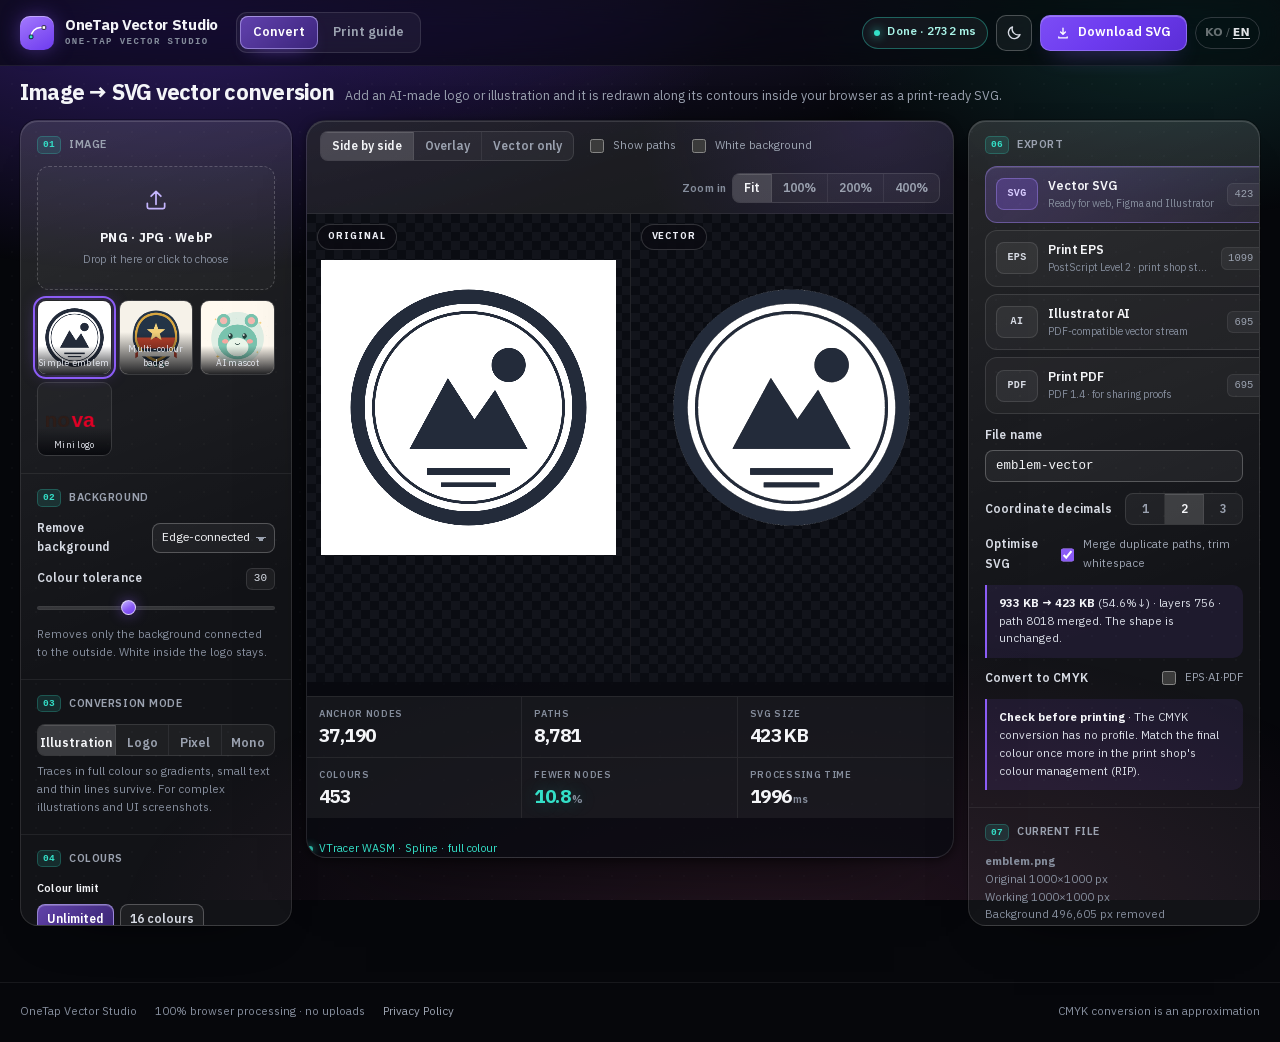
<file: index.html>
<!DOCTYPE html>
<html lang="ko" data-theme="dark">
<head>
<meta charset="utf-8" />
<meta name="viewport" content="width=device-width, initial-scale=1, viewport-fit=cover" />
<title>원탭 벡터 스튜디오 — AI 이미지를 인쇄용 SVG·EPS·AI로</title>
<meta name="description" content="ChatGPT·미드저니로 만든 로고·일러스트 PNG/JPG를 초정밀 벡터(SVG·EPS·PDF/AI)로 변환합니다. 배경 투명화, 색상 양자화, 베지어 곡선 피팅, 용량 최적화까지 브라우저에서 무료로." />
<meta name="theme-color" content="#06070B" />
<meta name="color-scheme" content="dark light" />
<meta property="og:title" content="원탭 벡터 스튜디오" />
<meta property="og:description" content="AI가 만든 로고를 인쇄용 벡터로. 클릭 몇 번이면 SVG·EPS·AI 완성." />
<meta property="og:type" content="website" />
<link rel="icon" href="favicon.svg" type="image/svg+xml" />
<link rel="stylesheet" href="tokens.css" />
<link rel="stylesheet" href="styles.css" />
</head>
<body>
<a class="skip" href="#main">본문으로 바로가기</a>

<header class="topbar">
  <div class="bar-in">
    <a class="brand" href="#main" aria-label="원탭 벡터 스튜디오 홈">
      <span class="mark" aria-hidden="true">
        <svg width="19" height="19" viewBox="0 0 24 24" fill="none">
          <path d="M4 17.5C4 11 9.4 5.6 15.6 5.6H20" stroke="#FFFFFF" stroke-width="2" stroke-linecap="round"/>
          <rect x="1.6" y="15.2" width="4.6" height="4.6" rx="1" fill="#34E0C8" stroke="#06070B" stroke-width="1"/>
          <rect x="17.8" y="3.4" width="4.6" height="4.6" rx="1" fill="#FFFFFF" stroke="#06070B" stroke-width="1"/>
        </svg>
      </span>
      <span class="brand-t">
        <strong>원탭 벡터 스튜디오</strong>
        <em>ONE-TAP VECTOR STUDIO</em>
      </span>
    </a>

    <nav class="tabs" role="tablist" aria-label="화면">
      <button class="tab is-on" role="tab" aria-selected="true" aria-controls="view-studio" data-tab="studio">변환</button>
      <button class="tab" role="tab" aria-selected="false" aria-controls="view-guide" data-tab="guide">인쇄 가이드</button>
    </nav>

    <div class="bar-actions">
      <span class="status" id="runState" aria-live="polite">대기</span>
      <button class="icon-btn" id="themeBtn" type="button" aria-label="라이트 모드로 전환" aria-pressed="false" title="다크/라이트 전환">
        <svg class="icon-moon" width="17" height="17" viewBox="0 0 20 20" aria-hidden="true"><path d="M16.5 12.4A7 7 0 0 1 7.6 3.5a7 7 0 1 0 8.9 8.9z" fill="none" stroke="currentColor" stroke-width="1.6" stroke-linejoin="round"/></svg>
        <svg class="icon-sun" width="17" height="17" viewBox="0 0 20 20" aria-hidden="true"><circle cx="10" cy="10" r="3.4" fill="none" stroke="currentColor" stroke-width="1.6"/><path d="M10 2v2.2M10 15.8V18M2 10h2.2M15.8 10H18M4.4 4.4l1.6 1.6M14 14l1.6 1.6M15.6 4.4L14 6M6 14l-1.6 1.6" stroke="currentColor" stroke-width="1.6" stroke-linecap="round"/></svg>
      </button>
      <button class="btn btn-primary" id="quickSvg" type="button">
        <svg width="14" height="14" viewBox="0 0 20 20" aria-hidden="true"><path d="M10 3v9m0 0l-3.4-3.4M10 12l3.4-3.4M4 15.6V17h12v-1.4" fill="none" stroke="currentColor" stroke-width="1.9" stroke-linecap="round" stroke-linejoin="round"/></svg>
        <span class="lbl">SVG 내려받기</span>
      </button>
    </div>
  </div>
</header>

<main id="main">

<!-- ══ 변환 ══════════════════════════════════════════════ -->
<section class="view is-on" id="view-studio" role="tabpanel" aria-label="변환 작업대">
  <div class="studio studio--titled">
    <header class="view-head">
      <h1>이미지 → SVG 벡터 변환</h1>
      <p>AI로 만든 로고·일러스트를 넣으면 브라우저 안에서 경로를 따라 다시 그려 인쇄용 SVG로 바꿉니다.</p>
    </header>

    <!-- 좌: 설정 -->
    <aside class="panel panel-in" aria-label="변환 설정">

      <section class="blk">
        <h2><span>01</span>이미지</h2>
        <div class="drop" id="drop" role="button" tabindex="0" aria-label="이미지 파일 선택">
          <svg width="26" height="26" viewBox="0 0 24 24" aria-hidden="true"><path d="M12 16V4m0 0L7.5 8.5M12 4l4.5 4.5" fill="none" stroke="currentColor" stroke-width="1.6" stroke-linecap="round" stroke-linejoin="round"/><path d="M4 15v3.5A1.5 1.5 0 0 0 5.5 20h13a1.5 1.5 0 0 0 1.5-1.5V15" fill="none" stroke="currentColor" stroke-width="1.6" stroke-linecap="round"/></svg>
          <strong>PNG · JPG · WebP</strong>
          <small>끌어다 놓거나 눌러서 선택</small>
        </div>
        <input type="file" id="fileInput" accept="image/png,image/jpeg,image/webp,image/gif,image/bmp" aria-label="변환할 이미지 파일 선택" hidden />
        <div class="samples" id="samples" role="group" aria-label="내장 샘플"></div>
      </section>

      <section class="blk">
        <h2><span>02</span>배경</h2>
        <div class="row">
          <span class="lab">배경 투명화</span>
          <select id="bgMode" aria-label="배경 투명화 방식">
            <option value="edges">가장자리 연결</option>
            <option value="corners">네 모서리</option>
            <option value="none">사용 안 함</option>
          </select>
        </div>
        <div class="row"><span class="lab">색 허용 범위</span><span class="val" id="bgTolVal">30</span></div>
        <input type="range" id="bgTol" min="0" max="80" step="2" value="30" aria-label="배경 색 허용 범위" />
        <p class="hint">바깥에서 이어진 배경만 지웁니다. 로고 안쪽 흰색은 그대로 남습니다.</p>
      </section>

      <section class="blk">
        <h2><span>03</span>변환 모드</h2>
        <div class="seg seg-wide mode-seg" id="presetSeg" role="group" aria-label="변환 모드">
          <button type="button" data-preset="illustration" class="is-on">일러스트</button>
          <button type="button" data-preset="logo">로고</button>
          <button type="button" data-preset="pixel">픽셀</button>
          <button type="button" data-preset="mono">흑백</button>
        </div>
        <p class="hint" id="presetHint" style="margin:7px 0 0">풀컬러로 따서 그라데이션·작은 글씨·선을 살립니다. 복잡한 일러스트·UI 스크린샷에.</p>
      </section>

      <section class="blk">
        <h2><span>04</span>색상</h2>
        <p class="chips-label" id="colorChipsLabel">색 수 상한</p>
        <div class="chips" id="colorChips" role="group" aria-label="색 수">
          <button class="chip is-on" data-colors="0">무제한</button>
          <button class="chip" data-colors="16">16색</button>
          <button class="chip" data-colors="32">32색</button>
          <button class="chip" data-colors="64">64색</button>
          <button class="chip" data-colors="128">128색</button>
          <button class="chip" data-colors="256">256색</button>
        </div>
        <div id="cpBlock">
          <div class="row" style="margin-top:12px"><span class="lab">색 정밀도</span><span class="val" id="cpVal">8</span></div>
          <input type="range" id="colorPrecision" min="2" max="8" step="1" value="8" aria-label="색 정밀도" />
          <p class="hint">높을수록 미세한 색 차이·그라데이션을 살립니다. 8 = 풀컬러.</p>
          <div class="row"><span class="lab">색 단계</span><span class="val" id="ldVal">8</span></div>
          <input type="range" id="layerDiff" min="0" max="64" step="2" value="8" aria-label="색 단계" />
          <p class="hint">비슷한 색을 어디까지 구분할지. 높이면 가볍고, 낮추면 부드럽습니다.</p>
        </div>
        <div class="swatches" id="palette" aria-label="추출된 팔레트"></div>
      </section>

      <section class="blk">
        <h2><span>05</span>디테일 · 정리</h2>
        <div class="row"><span class="lab">잡티 제거</span><span class="val" id="speckleVal">0</span></div>
        <input type="range" id="speckle" min="0" max="24" step="1" value="0" aria-label="잡티 제거" />
        <div class="row"><span class="lab">곡선 단순화</span><span class="val" id="simplifyVal">0.5</span></div>
        <input type="range" id="simplify" min="0" max="3" step="0.1" value="0.5" aria-label="곡선 단순화" />
        <p class="hint" id="simplifyHint">왼쪽은 초정밀, 오른쪽은 가벼움.</p>
        <div class="row"><span class="lab">잡음 제거</span><span class="val" id="denoiseVal">0.8</span></div>
        <input type="range" id="denoise" min="0" max="3" step="0.1" value="0.8" aria-label="잡음 제거" />
        <p class="hint">JPEG 잡티와 색 번짐을 지운 뒤 따서 선이 깨끗해집니다.</p>

        <details class="adv" id="advBox">
          <summary>고급 옵션</summary>
          <div class="row" style="margin-top:10px">
            <span class="lab">경로 모양</span>
          </div>
          <div class="seg seg-wide" id="pathMode" role="group" aria-label="경로 모양">
            <button type="button" data-mode="spline" class="is-on">곡선</button>
            <button type="button" data-mode="polygon">직선</button>
            <button type="button" data-mode="pixel">픽셀</button>
          </div>
          <div class="row"><span class="lab">코너 임계</span><span class="val" id="cornerVal">60°</span></div>
          <input type="range" id="corner" min="0" max="180" step="5" value="60" aria-label="코너 임계" />
          <div class="row"><span class="lab">선 길이</span><span class="val" id="lengthVal">1.6</span></div>
          <input type="range" id="lengthTh" min="0.5" max="8" step="0.1" value="1.6" aria-label="선 길이 임계" />
          <div class="row">
            <span class="lab">작업 해상도</span>
            <select id="maxSide" aria-label="작업 해상도">
              <option value="1600">1600 px</option>
              <option value="1200" selected>1200 px</option>
              <option value="900">900 px</option>
              <option value="700">700 px</option>
            </select>
          </div>
          <div class="opt-row">
            <span class="lab">흑백 자동 기준</span>
            <label class="toggle"><input type="checkbox" id="adaptive" checked /> 밝기 적응</label>
          </div>
        </details>
      </section>
    </aside>

    <!-- 중앙: 비교 -->
    <section class="stage" aria-label="원본과 벡터 비교">
      <div class="progress" id="progress"></div>
      <div class="stage-bar">
        <div class="seg-sm" id="viewMode" role="group" aria-label="보기 방식">
          <button data-mode="side" class="is-on">나란히</button>
          <button data-mode="overlay">겹쳐보기</button>
          <button data-mode="vector">벡터만</button>
        </div>
        <label class="toggle"><input type="checkbox" id="showPaths" /> 경로 보기</label>
        <label class="toggle"><input type="checkbox" id="plainBg" /> 흰 배경</label>
        <div class="zoom" role="group" aria-label="확대">
          <span class="lab">확대</span>
          <div class="seg-sm" id="zoomBtns">
            <button data-zoom="fit" class="is-on">맞춤</button>
            <button data-zoom="1">100%</button>
            <button data-zoom="2">200%</button>
            <button data-zoom="4">400%</button>
          </div>
        </div>
      </div>

      <div class="compare" id="compare">
        <div class="pane" id="paneOrig">
          <span class="pane-tag">원본</span>
          <div class="zoombox" id="zoomOrig"><canvas id="origCanvas"></canvas><div class="overlay" id="overlayLayer"></div></div>
        </div>
        <div class="pane" id="paneVec">
          <span class="pane-tag">벡터</span>
          <div class="zoombox" id="zoomVec"><div id="vecHolder"></div></div>
        </div>
        <div class="empty" id="emptyState">
          <div>
            <span class="empty-ico" aria-hidden="true">
              <svg width="22" height="22" viewBox="0 0 24 24" fill="none"><path d="M12 16.5V4.5m0 0L7 9.5m5-5l5 5" stroke="#FFFFFF" stroke-width="1.9" stroke-linecap="round" stroke-linejoin="round"/><path d="M4 15.5v3A1.5 1.5 0 0 0 5.5 20h13a1.5 1.5 0 0 0 1.5-1.5v-3" stroke="#FFFFFF" stroke-width="1.9" stroke-linecap="round"/></svg>
            </span>
            <h3>이미지를 놓아 주세요</h3>
            <p>AI로 만든 로고나 일러스트를 넣으면, 오른쪽에 같은 그림의 벡터가 그 자리에서 만들어집니다.</p>
          </div>
        </div>
      </div>

      <dl class="stats" id="stats">
        <div class="stat"><dt>앵커 노드</dt><dd id="stAnchors">–</dd></div>
        <div class="stat"><dt>패스</dt><dd id="stPaths">–</dd></div>
        <div class="stat"><dt>SVG 용량</dt><dd id="stSize">–</dd></div>
        <div class="stat"><dt>색상</dt><dd id="stColors">–</dd></div>
        <div class="stat is-accent"><dt>노드 감소</dt><dd id="stReduction">–</dd></div>
        <div class="stat"><dt>처리 시간</dt><dd id="stTime">–</dd></div>
      </dl>
      <p class="engine-badge" id="engineBadge">엔진 준비 중…</p>
    </section>

    <!-- 우: 내보내기 -->
    <aside class="panel panel-out" aria-label="내보내기">
      <section class="blk">
        <h2><span>06</span>내보내기</h2>
        <div class="fmts" id="fmts">
          <button class="fmt is-primary" data-fmt="svg" type="button">
            <span class="tag">SVG</span>
            <span class="m"><b>벡터 SVG</b><span>웹·피그마·일러스트 즉시 사용</span></span>
            <span class="sz" data-size="svg">–</span>
          </button>
          <button class="fmt" data-fmt="eps" type="button">
            <span class="tag">EPS</span>
            <span class="m"><b>인쇄용 EPS</b><span>PostScript Level 2 · 인쇄소 표준</span></span>
            <span class="sz" data-size="eps">–</span>
          </button>
          <button class="fmt" data-fmt="ai" type="button">
            <span class="tag">AI</span>
            <span class="m"><b>일러스트레이터 AI</b><span>PDF 호환 벡터 스트림</span></span>
            <span class="sz" data-size="ai">–</span>
          </button>
          <button class="fmt" data-fmt="pdf" type="button">
            <span class="tag">PDF</span>
            <span class="m"><b>인쇄용 PDF</b><span>PDF 1.4 · 시안 공유용</span></span>
            <span class="sz" data-size="pdf">–</span>
          </button>
        </div>

        <div class="row" style="margin-top:12px"><span class="lab">파일 이름</span></div>
        <input type="text" id="fileName" value="my-logo" spellcheck="false" aria-label="파일 이름" />

        <div class="row">
          <span class="lab">좌표 소수점</span>
          <div class="seg" id="digitSeg" style="width:118px">
            <button data-digits="1">1</button>
            <button data-digits="2" class="is-on">2</button>
            <button data-digits="3">3</button>
          </div>
        </div>
        <div class="opt-row">
          <span class="lab">SVG 경량화</span>
          <label class="toggle"><input type="checkbox" id="optSvg" checked /> 중복 path·공백 정리</label>
        </div>
        <p class="note" id="optSvgNote">같은 색 레이어를 합치고 그룹 래퍼·빈 좌표를 지웁니다. 모양은 그대로 두고 용량만 줄입니다.</p>
        <div class="opt-row">
          <span class="lab">CMYK로 변환</span>
          <label class="toggle"><input type="checkbox" id="cmyk" /> EPS·AI·PDF</label>
        </div>
        <p class="note"><b>인쇄 전 확인</b> · CMYK는 프로파일 없는 단순 변환입니다. 최종 인쇄는 인쇄소의 색 관리(RIP)에서 한 번 더 맞추세요.</p>
      </section>

      <section class="blk">
        <h2><span>07</span>현재 파일</h2>
        <div id="fileInfo" class="hint">아직 이미지가 없습니다.</div>
        <div class="swatches" id="palette2" style="margin-top:10px"></div>
        <p class="hint" style="margin-top:10px" id="bgInfo"></p>
      </section>
    </aside>
  </div>
</section>

<!-- ══ 가이드 ═══════════════════════════════════════════ -->
<section class="view" id="view-guide" role="tabpanel" aria-label="인쇄 가이드">
  <article class="guide">
    <header class="guide-head">
      <div class="kick">PRINT GUIDE</div>
      <h1>AI 이미지를 인쇄소에 넘기기 전에</h1>
      <p>화면에서 예쁘게 보이는 PNG와, 인쇄기가 300dpi로 찍어내는 벡터는 다릅니다. 이 도구가 무엇을 만들어 주고, 무엇은 인쇄소에서 마무리해야 하는지 정리했습니다.</p>
    </header>

    <h2>1 · 이 도구가 하는 일</h2>
    <p>래스터(PNG·JPG)를 <b>색 영역별 윤곽선</b>으로 바꾸고, 그 윤곽선을 <b>3차 베지어 곡선</b>으로 다시 그립니다. 결과는 픽셀이 아니라 수학이라, 명함이든 현수막이든 확대해도 계단이 생기지 않습니다.</p>
    <p class="hint" style="margin-top:8px">윤곽 추적과 색 클러스터링은 GitHub에서 가장 평판이 높은 오픈소스 벡터화 엔진 <b>VTracer</b>(visioncortex, ★7.6k, MIT OR Apache-2.0)의 WebAssembly 빌드가 맡습니다. 색을 몇 색으로 깎지 않고 <b>풀컬러 그대로</b> 딸 수 있어 그라데이션과 작은 글씨도 살아납니다. 엔진은 브라우저 안에서만 돌고 외부로 아무것도 보내지 않습니다.</p>
    <table class="tbl">
      <thead><tr><th>단계</th><th>내용</th></tr></thead>
      <tbody>
        <tr><td>배경</td><td>바깥에서 이어진 배경색만 투명으로. 안쪽 흰색은 보존.</td></tr>
        <tr><td>잡음 제거</td><td>가우시안 블러로 JPEG 잡티·색 번짐을 지운 뒤 추적.</td></tr>
        <tr><td>색상</td><td>일러스트는 VTracer 풀컬러 클러스터링, 로고는 Median-Cut+K-means 팔레트.</td></tr>
        <tr><td>잡티</td><td>지정 면적보다 작은 색 섬을 지우거나 주변색에 흡수.</td></tr>
        <tr><td>윤곽</td><td>색 영역 경계 → 계층 추적 → 3차 베지어.</td></tr>
        <tr><td>정리</td><td>곡선 단순화 + 좌표 반올림 + 색상별 패스 병합.</td></tr>
      </tbody>
    </table>
    <p class="hint" style="margin-top:8px"><b>모드는 네 가지</b> — <b>일러스트</b>(풀컬러, 그라데이션·글씨 보존) · <b>로고</b>(팔레트 6색, 잉크처럼 깔끔) · <b>픽셀</b>(픽셀 격자 그대로) · <b>흑백</b>(밝기로 실루엣만).</p>

    <h2>2 · 포맷별 차이</h2>
    <table class="tbl">
      <thead><tr><th>포맷</th><th>쓰는 곳</th></tr></thead>
      <tbody>
        <tr><td>SVG</td><td>웹, 피그마, 일러스트레이터, 커팅기(레이저·플로터). 외부 참조 없는 단일 파일.</td></tr>
        <tr><td>EPS</td><td>인쇄소가 가장 편하게 받는 벡터. PostScript Level 2, BoundingBox 포함.</td></tr>
        <tr><td>AI</td><td>Adobe Illustrator에서 여는 파일. <b>PDF 호환 벡터 스트림</b> 방식이라 일러스트레이터에서 그대로 열리고 편집됩니다.</td></tr>
        <tr><td>PDF</td><td>시안 공유·교정용. PDF 1.4, 텍스트 없이 순수 벡터만.</td></tr>
      </tbody>
    </table>
    <p class="hint">AI 파일은 별도 전용 포맷이 아니라, 일러스트레이터가 읽을 수 있는 PDF 벡터 스트림을 <code>.ai</code> 확장자로 저장한 것입니다. 일러스트레이터에서 열면 일반 벡터 오브젝트로 인식됩니다.</p>

    <h2>3 · 좋은 결과를 얻는 순서</h2>
    <ol>
      <li><b>원본은 크게</b> — 1000px 이상으로 넣을수록 윤곽이 정확합니다. 작은 로고(100px 안팎)는 <b>로고</b> 모드가 자동으로 2~8배 슈퍼샘플링해 따냅니다.</li>
      <li><b>모드부터 고르기</b> — 복잡한 일러스트·UI·사진은 <b>일러스트</b>, 평면 로고는 <b>로고</b>. 로고 모드는 팔레트를 6색으로 정리해 잉크처럼 깔끔합니다.</li>
      <li><b>배경을 먼저 지우기</b> — 배경이 남아 있으면 그 사각형까지 하나의 도형이 되어 용량을 잡아먹습니다.</li>
      <li><b>잡음 제거를 올려서 정리</b> — JPEG로 저장한 이미지는 잡티가 많습니다. 1~2px면 글씨는 살고 얼룩만 사라집니다.</li>
      <li><b>곡선 단순화는 마지막에</b> — 200%로 확대해 원본과 비교하며, 눈에 띄지 않는 가장 큰 값에서 멈춥니다.</li>
    </ol>

    <h2>4 · 인쇄 전 체크리스트</h2>
    <ul>
      <li><b>CMYK</b> — 화면의 RGB 빨강은 인쇄에서 탁해집니다. 이 도구의 CMYK 변환은 근사치이므로, 최종 색은 인쇄소 색 관리에서 확인하세요.</li>
      <li><b>최소 선 굵기</b> — 0.25pt 이하 얇은 선은 인쇄에서 사라질 수 있습니다.</li>
      <li><b>여백</b> — 재단선 기준 3mm 이상 안쪽으로.</li>
      <li><b>검정</b> — 큰 면적은 K100, 작은 글자는 K100이 안전합니다. 4색 검정은 번짐 위험.</li>
      <li><b>투명도</b> — 이 도구는 반투명을 쓰지 않고 색을 나눠 칠합니다. RIP에서 투명도 평탄화 문제가 생기지 않습니다.</li>
    </ul>

    <h2>5 · 이런 경우엔 결과가 다릅니다</h2>
    <ul>
      <li><b>사진</b> — 사진은 벡터화해도 사진처럼 보이지 않습니다. 색면 일러스트로 바뀝니다.</li>
      <li><b>그라데이션</b> — 일러스트 모드는 색 단계(기본 8)로 근사합니다. 색 단계를 낮추면 더 부드럽고, 올리면 가벼워집니다.</li>
      <li><b>아주 작은 글자</b> — 로고 모드는 90×41px 같은 로고 글자도 읽히게 살립니다. 다만 6px 이하 획은 원본에 정보가 없으므로 일러스트레이터에서 다시 입력하는 편이 좋습니다.</li>
      <li><b>반투명 그림자</b> — 불투명 색면으로 바뀝니다.</li>
    </ul>

    <h2>6 · 개인정보</h2>
    <p>이미지는 <b>브라우저 안에서만</b> 처리됩니다. 서버로 전송되지 않고, 어디에도 저장되지 않습니다. 탭을 닫으면 사라집니다. 자세한 내용은 <a href="privacy.html">개인정보 처리방침</a>을 보세요.</p>
  </article>
</section>

</main>

<footer class="foot">
  <span>원탭 벡터 스튜디오</span>
  <span>100% 브라우저 처리 · 서버 전송 없음</span>
  <a href="privacy.html">개인정보 처리방침</a>
  <span style="margin-left:auto">CMYK 변환은 근사치입니다</span>
</footer>

<div class="toast" id="toast" role="status" aria-live="polite"></div>

<script src="core.js"></script>
<script src="optimize.js"></script>
<script src="precision.js"></script>
<script src="samples.js"></script>
<script src="app.js"></script>
<script src="i18n.js"></script>
</body>
</html>
</file>
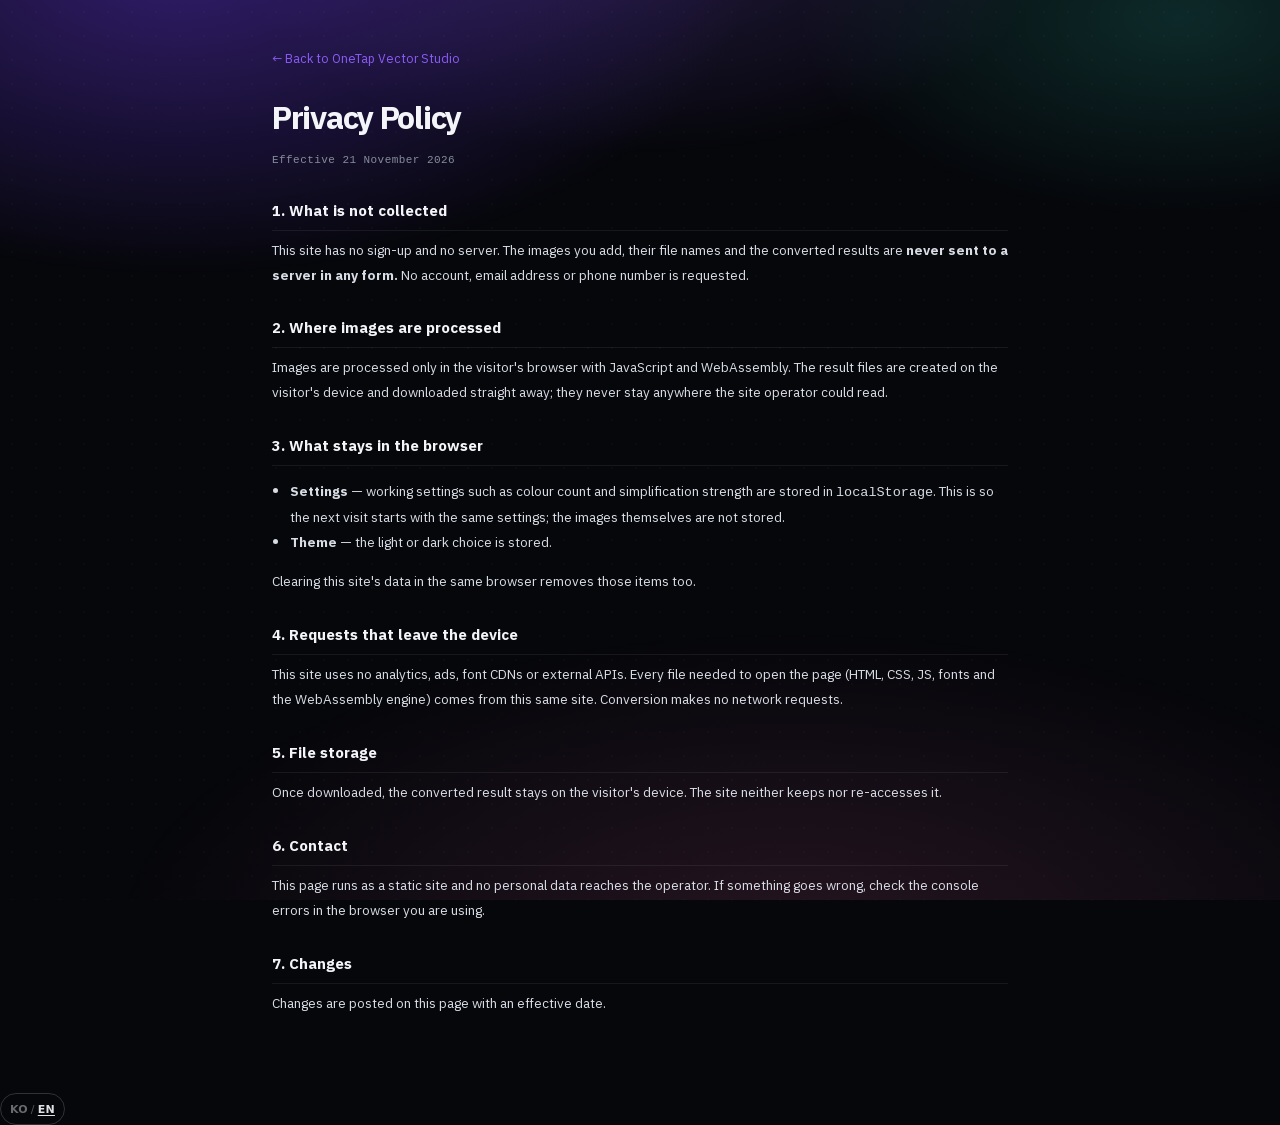
<file: privacy.html>
<!DOCTYPE html>
<html lang="ko" data-theme="dark">
<head>
<meta charset="utf-8" />
<meta name="viewport" content="width=device-width, initial-scale=1" />
<meta name="color-scheme" content="dark light" />
<title>개인정보 처리방침 — 원탭 벡터 스튜디오</title>
<meta name="description" content="원탭 벡터 스튜디오는 이미지를 서버로 보내지 않습니다. 브라우저 안에서만 처리하고 아무것도 저장하지 않습니다." />
<meta name="theme-color" content="#06070B" />
<link rel="icon" href="favicon.svg" type="image/svg+xml" />
<link rel="stylesheet" href="tokens.css" />
<link rel="stylesheet" href="styles.css" />
<style>
  .doc { max-width: 780px; margin: 0 auto; padding: 48px 22px 76px; }
  .doc h1 { font-size: 32px; font-weight: 800; letter-spacing: -.04em; margin-bottom: 6px; }
  .doc .date { font-family: var(--mono); color: var(--ink-4); font-size: 11px; letter-spacing: .04em; margin-bottom: 28px; }
  .doc h2 { font-size: 15px; font-weight: 700; margin: 28px 0 8px; padding-bottom: 7px; border-bottom: 1px solid var(--hairline); }
  .doc p, .doc li { font-size: 13.5px; color: var(--ink-2); line-height: 1.85; }
  .doc ul { padding-left: 18px; }
  .doc a { color: var(--accent); }
  .back { display: inline-block; margin-bottom: 24px; font-size: 12.5px; color: var(--accent-text); }
</style>
</head>
<body>
<main class="doc">
  <a class="back" href="index.html">← 원탭 벡터 스튜디오로</a>
  <h1>개인정보 처리방침</h1>
  <p class="date">시행일 2026년 11월 21일</p>

  <h2>1. 수집하지 않는 것</h2>
  <p>이 사이트는 회원가입이 없고, 서버가 없습니다. 업로드한 이미지, 파일 이름, 변환 결과는 <b>어떤 형태로도 서버로 전송되지 않습니다.</b> 계정, 이메일, 전화번호를 요구하지 않습니다.</p>

  <h2>2. 이미지 처리 위치</h2>
  <p>이미지는 방문자의 브라우저(기기) 안에서 자바스크립트와 WebAssembly로만 처리됩니다. 변환 결과 파일은 방문자의 기기에서 직접 생성되어 바로 내려받아지며, 사이트 운영자가 열람할 수 있는 곳에 남지 않습니다.</p>

  <h2>3. 브라우저에 남는 것</h2>
  <ul>
    <li><b>설정값</b> — 색상 수, 단순화 강도 같은 작업 설정을 <code>localStorage</code>에 저장합니다. 다음 방문 때 같은 설정으로 시작하기 위해서이며, 이미지 자체는 저장하지 않습니다.</li>
    <li><b>테마</b> — 라이트/다크 선택을 저장합니다.</li>
  </ul>
  <p>같은 브라우저의 사이트 데이터를 지우면 위 항목도 함께 사라집니다.</p>

  <h2>4. 외부로 나가는 요청</h2>
  <p>이 사이트는 분석 도구, 광고, 폰트 CDN, 외부 API를 쓰지 않습니다. 페이지를 여는 데 필요한 파일(HTML·CSS·JS·폰트·WebAssembly 엔진)은 모두 같은 사이트에서만 받아옵니다. 변환 과정에서 네트워크 요청은 발생하지 않습니다.</p>

  <h2>5. 파일 보관</h2>
  <p>변환 결과는 내려받은 뒤 방문자의 기기에 파일로 남습니다. 사이트는 그 파일을 보관하지도, 다시 접근하지도 않습니다.</p>

  <h2>6. 문의</h2>
  <p>이 페이지는 정적 사이트로 운영되며, 운영자에게 전달되는 개인정보가 없습니다. 사이트 이용 중 문제가 있으면 사용 중인 브라우저의 콘솔 오류를 확인해 주세요.</p>

  <h2>7. 변경</h2>
  <p>내용이 바뀌면 이 페이지에 시행일과 함께 게시합니다.</p>
</main>
<script src="i18n.js"></script>
</body>
</html>
</file>
<file: tokens.css>
/* ============================================================
   tokens.css · C안 Dark Glass Studio
   캔버스 #06070B · 글래스 rgba(255,255,255,.05) + 1px 보더 .11
   포인트: 바이올렛 #8B5CF6 (상태·액션) · 민트 #34E0C8 (성공·수치)
   prefers-reduced-transparency 폴백: 불투명 #14151B
   ============================================================ */

:root {
  /* ── canvas ───────────────────────────────────────────── */
  --pm-canvas: #06070B;          /* 60% — 화면 바닥 */
  --pm-canvas-2: #0A0C12;        /* 캔버스 안쪽(비교 패널) */
  --pm-canvas-3: #0E1016;
  --pm-opaque: #14151B;          /* 투명도 줄이기 폴백 */

  /* ── glass (30%) ──────────────────────────────────────── */
  --pm-glass: rgba(255, 255, 255, .05);
  --pm-glass-2: rgba(255, 255, 255, .085);
  --pm-glass-3: rgba(255, 255, 255, .13);
  --pm-edge: rgba(255, 255, 255, .11);   /* 1px 보더 */
  --pm-edge-2: rgba(255, 255, 255, .2);
  --pm-hairline: rgba(255, 255, 255, .07);
  --pm-blur: 18px;

  /* ── ink ──────────────────────────────────────────────── */
  --pm-ink: #F4F5F8;
  --pm-ink-2: #D8DCE5;
  --pm-sub: #9BA2B0;
  --pm-sub-2: #7E8797;

  /* ── accent (10%) ─────────────────────────────────────── */
  --pm-violet: #8B5CF6;          /* 상태·액션 */
  --pm-violet-deep: #6D3BEF;
  --pm-violet-lift: #A47BFF;
  --pm-violet-ink: #C4B5FD;
  --pm-teal: #34E0C8;            /* 성공·수치 */
  --pm-pink: #F472B6;
  --pm-warn: #FBBF24;
  --pm-danger: #FB7185;

  /* ── type ─────────────────────────────────────────────── */
  --pm-font-sans: 'PlexKR', -apple-system, BlinkMacSystemFont, 'Segoe UI', 'Apple SD Gothic Neo', 'Malgun Gothic', sans-serif;
  --pm-font-mono: ui-monospace, SFMono-Regular, 'SF Mono', Menlo, Consolas, monospace;
  --pm-text-micro: 10px;
  --pm-text-caption: 11.5px;
  --pm-text-body: 13.5px;
  --pm-text-lead: 15px;
  --pm-text-h1: 58px;

  /* ── shape · space ────────────────────────────────────── */
  --pm-radius-sm: 8px;
  --pm-radius: 12px;
  --pm-radius-lg: 16px;
  --pm-radius-xl: 20px;
  --pm-radius-pill: 999px;
  --pm-space-1: 4px;
  --pm-space-2: 8px;
  --pm-space-3: 12px;
  --pm-space-4: 16px;
  --pm-space-5: 24px;
  --pm-space-6: 32px;
  --pm-space-7: 48px;
  --pm-shadow-card: 0 24px 60px -46px #000, inset 0 1px 0 rgba(255, 255, 255, .10);
  --pm-shadow-pop: 0 30px 70px -40px #000, inset 0 1px 0 rgba(255, 255, 255, .18);
}

/* 호환용 별칭 — 예전 이름을 쓰는 화면·문서가 있어도 깨지지 않게 */
:root {
  --pm-bg: var(--pm-canvas);
  --pm-surface: var(--pm-glass);
  --pm-line: var(--pm-edge);
  --pm-accent: var(--pm-violet);
  --pm-accent-ink: #FFFFFF;
  --pm-accent-soft: rgba(139, 92, 246, .16);
  --pm-font-body: var(--pm-font-sans);
  --pm-font-display: var(--pm-font-sans);
  --pm-font-mono-stack: var(--pm-font-mono);
}

/* 불투명 폴백 — 투명도 줄이기 설정이거나 backdrop-filter가 없을 때 */
@media (prefers-reduced-transparency: reduce) {
  :root {
    --pm-glass: #14151B;
    --pm-glass-2: #191A22;
    --pm-glass-3: #20212B;
    --pm-edge: rgba(255, 255, 255, .16);
    --pm-edge-2: rgba(255, 255, 255, .24);
    --pm-blur: 0px;
  }
}

.pm-canvas { background: var(--pm-canvas); color: var(--pm-ink); }
.pm-glass   { background: var(--pm-glass); border: 1px solid var(--pm-edge); border-radius: var(--pm-radius-lg); }
.pm-kicker  { font-family: var(--pm-font-mono); font-size: var(--pm-text-micro); letter-spacing: .14em; text-transform: uppercase; color: var(--pm-sub); }
.pm-num     { font-variant-numeric: tabular-nums; letter-spacing: -.02em; }
.pm-accent  { color: var(--pm-violet-ink); }
.pm-ok      { color: var(--pm-teal); }
</file>
<file: styles.css>
/* ============================================================
   원탭 벡터 스튜디오 · styles.css
   C안 Dark Glass Studio 위에 얹은 인쇄 도구 UI.
   기본 = 다크 글래스. 라이트 모드는 [data-theme="light"] 선택 옵션.
   빌드 없음 · 외부 요청 없음(폰트는 로컬 woff2).
   ============================================================ */

@font-face {
  font-family: 'PlexKR';
  src: url('assets/fonts/plexkr-Regular.woff2') format('woff2');
  font-weight: 400; font-style: normal; font-display: swap;
}
@font-face {
  font-family: 'PlexKR';
  src: url('assets/fonts/plexkr-SemiBold.woff2') format('woff2');
  font-weight: 500 600; font-style: normal; font-display: swap;
}
@font-face {
  font-family: 'PlexKR';
  src: url('assets/fonts/plexkr-Bold.woff2') format('woff2');
  font-weight: 700 900; font-style: normal; font-display: swap;
}

/* ── 테마 값 ───────────────────────────────────────────── */
:root {
  color-scheme: dark;

  --font: var(--pm-font-sans);
  --mono: var(--pm-font-mono);

  --bg: #06070B;
  --bar-bg: rgba(6, 7, 11, .62);
  --stage-bg: rgba(10, 12, 18, .74);
  --panel-bg: rgba(255, 255, 255, .05);
  --panel-bg-2: rgba(255, 255, 255, .028);
  --glass: rgba(255, 255, 255, .05);
  --glass-2: rgba(255, 255, 255, .085);
  --glass-3: rgba(255, 255, 255, .13);
  --edge: rgba(255, 255, 255, .11);
  --edge-2: rgba(255, 255, 255, .2);
  --control-edge: rgba(255, 255, 255, .24);
  --hairline: rgba(255, 255, 255, .07);

  --ink: #F4F5F8;
  --ink-2: #D8DCE5;
  --ink-3: #9BA2B0;
  --ink-4: #858D9C;

  --accent: #8B5CF6;
  --accent-2: #6D3BEF;
  --accent-lift: #A47BFF;
  --accent-ink: #FFFFFF;
  --accent-soft: rgba(139, 92, 246, .16);
  --accent-text: #C4B5FD;

  --ok: #34E0C8;
  --ok-soft: rgba(52, 224, 200, .12);
  --warn: #FBBF24;
  --danger: #FB7185;

  --focus: #C4B5FD;
  --checker-a: #12141B;
  --checker-b: #0A0C12;
  --sheet: #FFFFFF;
  --tag-bg: rgba(10, 11, 17, .72);

  --shadow-1: 0 1px 2px rgba(0, 0, 0, .45);
  --shadow-2: 0 40px 90px -60px #000, 0 2px 10px rgba(0, 0, 0, .5);

  --glow-1: rgba(109, 59, 239, .42);
  --glow-2: rgba(52, 224, 200, .16);
  --glow-3: rgba(244, 114, 182, .13);
  --grid-dot: rgba(255, 255, 255, .055);

  --topbar-h: 66px;
}

html[data-theme="light"] {
  color-scheme: light;

  --bg: #F6F7FB;
  --bar-bg: rgba(255, 255, 255, .8);
  --stage-bg: #FFFFFF;
  --panel-bg: rgba(255, 255, 255, .82);
  --panel-bg-2: rgba(246, 247, 251, .9);
  --glass: rgba(255, 255, 255, .72);
  --glass-2: rgba(255, 255, 255, .92);
  --glass-3: rgba(12, 13, 15, .06);
  --edge: rgba(12, 13, 15, .1);
  --edge-2: rgba(12, 13, 15, .18);
  --control-edge: rgba(12, 13, 15, .22);
  --hairline: rgba(12, 13, 15, .07);

  --ink: #0C0D0F;
  --ink-2: #2B2E36;
  --ink-3: #555B6A;
  --ink-4: #6E7484;

  --accent: #6D3BEF;
  --accent-2: #5B2ED6;
  --accent-lift: #8B5CF6;
  --accent-ink: #FFFFFF;
  --accent-soft: rgba(109, 59, 239, .1);
  --accent-text: #5B2ED6;

  --ok: #0E8F80;
  --ok-soft: rgba(14, 143, 128, .1);
  --warn: #A16207;
  --danger: #BE123C;

  --focus: #6D3BEF;
  --checker-a: #E9ECF3;
  --checker-b: #FFFFFF;
  --sheet: #FFFFFF;
  --tag-bg: rgba(12, 13, 15, .78);

  --shadow-1: 0 1px 2px rgba(12, 13, 15, .06);
  --shadow-2: 0 30px 60px -46px rgba(12, 13, 15, .4), 0 2px 8px rgba(12, 13, 15, .05);

  --glow-1: rgba(109, 59, 239, .13);
  --glow-2: rgba(52, 224, 200, .12);
  --glow-3: rgba(244, 114, 182, .08);
  --grid-dot: rgba(12, 13, 15, .05);
}

/* 투명도 줄이기 폴백 — JS가 data-transparency="reduce"를 걸어 주고,
   미디어 질의가 지원되는 브라우저에서는 CSS만으로도 동작한다. */
:root[data-transparency="reduce"] {
  --glass: #14151B;
  --glass-2: #191A22;
  --glass-3: #20212B;
  --panel-bg: #14151B;
  --panel-bg-2: #101118;
  --stage-bg: #0E1016;
  --bar-bg: #0A0C12;
  --edge: rgba(255, 255, 255, .16);
  --edge-2: rgba(255, 255, 255, .24);
  --control-edge: rgba(255, 255, 255, .3);
}
html[data-theme="light"][data-transparency="reduce"] {
  --glass: #F1F3F8;
  --glass-2: #FFFFFF;
  --glass-3: #E7EAF1;
  --panel-bg: #FFFFFF;
  --panel-bg-2: #F7F8FC;
  --stage-bg: #FFFFFF;
  --bar-bg: #FFFFFF;
  --edge: rgba(12, 13, 15, .16);
  --edge-2: rgba(12, 13, 15, .24);
  --control-edge: rgba(12, 13, 15, .3);
}
:root[data-transparency="reduce"] .topbar,
:root[data-transparency="reduce"] .panel,
:root[data-transparency="reduce"] .stage,
:root[data-transparency="reduce"] .empty,
:root[data-transparency="reduce"] .toast,
:root[data-transparency="reduce"] .pane-tag,
:root[data-transparency="reduce"] .drop,
:root[data-transparency="reduce"] .fmt { backdrop-filter: none !important; }

@media (prefers-reduced-transparency: reduce) {
  :root {
    --glass: #14151B;
    --glass-2: #191A22;
    --glass-3: #20212B;
    --panel-bg: #14151B;
    --panel-bg-2: #101118;
    --stage-bg: #0E1016;
    --bar-bg: #0A0C12;
    --edge: rgba(255, 255, 255, .16);
    --edge-2: rgba(255, 255, 255, .24);
  }
  html[data-theme="light"] {
    --glass: #F1F3F8;
    --glass-2: #FFFFFF;
    --glass-3: #E7EAF1;
    --panel-bg: #FFFFFF;
    --panel-bg-2: #F7F8FC;
    --stage-bg: #FFFFFF;
    --bar-bg: #FFFFFF;
    --edge: rgba(12, 13, 15, .16);
    --edge-2: rgba(12, 13, 15, .24);
  }
  .topbar, .panel, .stage, .empty, .toast, .pane-tag, .drop, .fmt { backdrop-filter: none !important; }
}

/* ── 기본 ─────────────────────────────────────────────── */
* { box-sizing: border-box; }
html { -webkit-text-size-adjust: 100%; }
body {
  margin: 0;
  font-family: var(--font);
  font-size: 14px;
  line-height: 1.6;
  color: var(--ink);
  background: var(--bg);
  min-height: 100vh;
  isolation: isolate;
  overflow-x: hidden;
}
body::before {
  content: '';
  position: fixed;
  inset: 0;
  z-index: -2;
  pointer-events: none;
  background:
    radial-gradient(62% 48% at 14% -4%, var(--glow-1), transparent 72%),
    radial-gradient(44% 34% at 50% -8%, rgba(139, 92, 246, .22), transparent 74%),
    radial-gradient(40% 30% at 92% 2%, var(--glow-2), transparent 74%),
    radial-gradient(72% 46% at 62% 104%, var(--glow-3), transparent 74%);
}
body::after {
  content: '';
  position: fixed;
  inset: 0;
  z-index: -1;
  pointer-events: none;
  background-image: radial-gradient(var(--grid-dot) 1px, transparent 1px);
  background-size: 24px 24px;
  opacity: .4;
}
h1, h2, h3, p, figure { margin: 0; }
button, input, select { font: inherit; color: inherit; }
button { cursor: pointer; background: none; border: 0; }
a { color: var(--accent-text); text-decoration: none; }
a:hover { text-decoration: underline; text-underline-offset: 2px; }
:focus-visible { outline: 2px solid var(--focus); outline-offset: 2px; border-radius: 4px; }
::selection { background: rgba(139, 92, 246, .38); color: #fff; }
* { scrollbar-color: rgba(255, 255, 255, .18) transparent; }

.skip {
  position: absolute; left: -999px; top: 0; z-index: 100;
  background: var(--accent-2); color: #fff; padding: 10px 16px; border-radius: 0 0 10px 0;
}
.skip:focus { left: 8px; top: 8px; }

/* ── 상단 바 ───────────────────────────────────────────── */
.topbar {
  position: sticky; top: 0; z-index: 40;
  height: var(--topbar-h);
  background: var(--bar-bg);
  backdrop-filter: blur(18px) saturate(1.4);
  border-bottom: 1px solid var(--hairline);
}
.bar-in {
  max-width: 1760px; height: 100%; margin: 0 auto;
  padding: 0 20px;
  display: flex; align-items: center; gap: 18px;
}
.brand { display: flex; align-items: center; gap: 11px; color: inherit; flex: none; }
.brand:hover { text-decoration: none; }
.mark {
  width: 34px; height: 34px; flex: none; border-radius: 10px;
  display: grid; place-items: center;
  background: linear-gradient(150deg, #A47BFF 0%, #8B5CF6 45%, #6D3BEF 100%);
  box-shadow: 0 0 22px -4px rgba(139, 92, 246, .65), inset 0 1px 0 rgba(255, 255, 255, .38);
}
.mark svg { display: block; }
.brand-t { display: flex; flex-direction: column; line-height: 1.1; min-width: 0; }
.brand-t strong { font-size: 15px; font-weight: 700; letter-spacing: -.02em; }
.brand-t em {
  font-family: var(--mono); font-style: normal; font-size: 9px; letter-spacing: .16em;
  color: var(--ink-4); font-weight: 600; margin-top: 4px;
}

.tabs {
  display: flex; gap: 2px; flex: none;
  padding: 3px; border-radius: 11px;
  background: var(--glass); border: 1px solid var(--edge);
}
.tab {
  padding: 6px 13px; border-radius: 8px;
  font-size: 13px; font-weight: 600; color: var(--ink-3);
  transition: color .15s, background .15s, box-shadow .15s;
}
.tab:hover { color: var(--ink); }
.tab.is-on {
  color: #fff;
  background: linear-gradient(140deg, rgba(139, 92, 246, .62), rgba(109, 59, 239, .38));
  box-shadow: inset 0 0 0 1px rgba(196, 181, 253, .55), inset 0 1px 0 rgba(255, 255, 255, .2), 0 8px 20px -12px rgba(139, 92, 246, .95);
}
html[data-theme="light"] .tab.is-on { color: #fff; background: linear-gradient(140deg, #7C4DF5, #5B2ED6); }

.bar-actions { margin-left: auto; display: flex; align-items: center; gap: 8px; }
.status {
  display: inline-flex; align-items: center; gap: 7px;
  height: 32px; padding: 0 11px; border-radius: 999px;
  background: var(--glass); border: 1px solid var(--edge);
  font-size: 11.5px; font-weight: 500; color: var(--ink-3);
  font-variant-numeric: tabular-nums; letter-spacing: .01em;
  white-space: nowrap;
}
.status::before {
  content: ''; width: 6px; height: 6px; border-radius: 50%; flex: none;
  background: var(--ink-4);
}
.status.is-run { color: #E7DFFF; border-color: rgba(167, 139, 250, .42); }
.status.is-run::before {
  background: var(--accent-lift);
  box-shadow: 0 0 10px var(--accent);
  animation: breathe 1.1s ease-in-out infinite;
}
.status.is-done { color: #A9F4E8; border-color: rgba(52, 224, 200, .38); }
.status.is-done::before { background: var(--ok); box-shadow: 0 0 10px var(--ok); }
html[data-theme="light"] .status.is-run { color: #4B22C4; }
html[data-theme="light"] .status.is-done { color: #0B6B60; }
@keyframes breathe { 0%, 100% { opacity: 1; } 50% { opacity: .35; } }

.btn {
  display: inline-flex; align-items: center; gap: 8px;
  height: 36px; padding: 0 15px; border-radius: 10px;
  border: 1px solid var(--control-edge); background: var(--glass);
  font-size: 13px; font-weight: 600; color: var(--ink);
  transition: background .15s, border-color .15s, transform .1s, filter .15s;
}
.btn:hover { background: var(--glass-2); border-color: rgba(255, 255, 255, .3); text-decoration: none; }
.btn:active { transform: translateY(1px); }
.btn-primary {
  background: linear-gradient(140deg, #7C4DF5 0%, #6D3BEF 46%, #5B2ED6 100%);
  border-color: rgba(167, 139, 250, .55);
  color: #fff;
  box-shadow: 0 10px 26px -14px rgba(139, 92, 246, .95), inset 0 1px 0 rgba(255, 255, 255, .26);
}
.btn-primary:hover { filter: brightness(1.08); background: linear-gradient(140deg, #7C4DF5 0%, #6D3BEF 46%, #5B2ED6 100%); border-color: rgba(196, 181, 253, .7); }
.btn:disabled { opacity: .45; cursor: not-allowed; }
.btn-sm { height: 31px; padding: 0 12px; font-size: 12px; }
.icon-btn {
  width: 36px; height: 36px; border-radius: 10px; border: 1px solid var(--control-edge);
  display: grid; place-items: center; color: var(--ink-2); background: var(--glass);
  transition: background .15s, border-color .15s;
}
.icon-btn:hover { background: var(--glass-2); border-color: var(--edge-2); }
.icon-sun { display: none; }
html[data-theme="light"] .icon-sun { display: block; }
html[data-theme="light"] .icon-moon { display: none; }

/* ── 뷰 ───────────────────────────────────────────────── */
.view { display: none; }
.view.is-on { display: block; }
main { max-width: 1760px; margin: 0 auto; padding: 16px 20px 56px; }

/* ── 스튜디오 3단 ─────────────────────────────────────── */
.studio {
  display: grid;
  grid-template-columns: 298px minmax(0, 1fr) 322px;
  gap: 14px;
  align-items: start;
}
/* 화면 제목(h1) — 그리드 첫 줄을 다 쓰고, 아래 단은 그대로 둔다. */
.view-head {
  grid-column: 1 / -1;
  display: flex; align-items: baseline; gap: 10px; flex-wrap: wrap;
  margin: -2px 0 0;
}
.view-head h1 {
  font-size: clamp(18px, 2vw, 22px); font-weight: 700;
  letter-spacing: -.035em; line-height: 1.2; color: var(--ink);
}
.view-head p { font-size: 12.5px; line-height: 1.5; color: var(--ink-3); }
/* 제목 줄 높이만큼 스테이지 높이를 줄여 첫 화면 안에 들어오게 한다. */
.studio--titled .stage { height: calc(100vh - var(--topbar-h) - 96px); }
.panel {
  background-color: var(--panel-bg);
  background-image: linear-gradient(158deg, var(--glass-2), transparent 62%);
  border: 1px solid var(--edge);
  border-radius: 18px;
  box-shadow: 0 26px 60px -46px #000, 0 0 0 1px rgba(0, 0, 0, .28), inset 0 1px 0 rgba(255, 255, 255, .14);
}
.panel-in, .panel-out {
  position: sticky; top: calc(var(--topbar-h) + 14px);
  max-height: calc(100vh - var(--topbar-h) - 28px);
  overflow-y: auto;
  overscroll-behavior: contain;
  scrollbar-width: thin;
}
.blk { padding: 15px 16px 17px; border-bottom: 1px solid var(--hairline); }
.blk:last-child { border-bottom: 0; }
.blk h2 {
  display: flex; align-items: center; gap: 8px;
  font-size: 11px; letter-spacing: .05em; text-transform: uppercase;
  color: var(--ink-3); font-weight: 600; margin-bottom: 12px;
}
.blk h2 span {
  font-family: var(--mono); font-size: 9.5px; letter-spacing: .04em;
  color: var(--ok); padding: 2px 5px; border-radius: 5px;
  background: var(--ok-soft); border: 1px solid rgba(52, 224, 200, .24);
  line-height: 1.2;
}
.hint { font-size: 11.5px; color: var(--ink-4); line-height: 1.55; }
.hint em { font-style: normal; color: var(--ink-2); }

/* 업로드 */
.drop {
  border: 1px dashed var(--edge-2); border-radius: 12px;
  padding: 20px 12px; text-align: center;
  background: rgba(255, 255, 255, .025);
  transition: border-color .15s, background .15s, box-shadow .15s;
  cursor: pointer;
}
.drop:hover, .drop.is-over {
  border-color: rgba(167, 139, 250, .75);
  background: rgba(139, 92, 246, .1);
  box-shadow: 0 0 0 4px rgba(139, 92, 246, .09);
}
.drop svg { color: var(--accent-text); }
.drop strong { display: block; font-size: 12.5px; margin-top: 8px; letter-spacing: .02em; }
.drop small { display: block; font-size: 11px; color: var(--ink-4); margin-top: 3px; }
.samples { display: grid; grid-template-columns: repeat(3, 1fr); gap: 7px; margin-top: 10px; }
.sample {
  border: 1px solid var(--edge); border-radius: 9px; overflow: hidden;
  background: rgba(255, 255, 255, .03); padding: 0; position: relative; aspect-ratio: 1;
  transition: border-color .15s, box-shadow .15s;
}
.sample img, .sample canvas { width: 100%; height: 100%; display: block; object-fit: cover; }
.sample span {
  position: absolute; inset: auto 0 0 0; font-size: 9px; letter-spacing: .03em;
  background: linear-gradient(transparent, rgba(6, 7, 11, .88));
  color: #E5E8F0; padding: 10px 0 3px; text-align: center;
}
.sample:hover { border-color: var(--edge-2); }
.sample.is-on {
  outline: 2px solid var(--accent); outline-offset: 2px; border-color: transparent;
  box-shadow: 0 0 18px -4px rgba(139, 92, 246, .75);
}

/* 라벨 · 슬라이더 */
.row { display: flex; align-items: center; justify-content: space-between; gap: 10px; margin: 11px 0 5px; }
.row:first-child { margin-top: 0; }
.lab { font-size: 12px; color: var(--ink-2); font-weight: 500; letter-spacing: .01em; }
.val {
  font-family: var(--mono); font-size: 11px; color: var(--ink-2);
  background: var(--glass); border: 1px solid var(--edge);
  padding: 1px 7px; border-radius: 6px; font-variant-numeric: tabular-nums;
}
input[type="range"] {
  -webkit-appearance: none; appearance: none; width: 100%; height: 22px;
  background: none; margin: 2px 0 0;
}
input[type="range"]::-webkit-slider-runnable-track {
  height: 4px; background: rgba(255, 255, 255, .14); border-radius: 3px;
  box-shadow: inset 0 0 0 1px rgba(255, 255, 255, .04);
}
html[data-theme="light"] input[type="range"]::-webkit-slider-runnable-track {
  background: rgba(12, 13, 15, .14);
}
input[type="range"]::-moz-range-track { height: 4px; background: rgba(255, 255, 255, .14); border-radius: 3px; }
html[data-theme="light"] input[type="range"]::-moz-range-track { background: rgba(12, 13, 15, .14); }
input[type="range"]::-webkit-slider-thumb {
  -webkit-appearance: none; width: 15px; height: 15px; border-radius: 50%;
  background: linear-gradient(150deg, #C4B5FD, #8B5CF6 55%, #6D3BEF);
  border: 1px solid rgba(255, 255, 255, .65); margin-top: -6px;
  box-shadow: 0 0 14px -2px rgba(139, 92, 246, .9), 0 1px 3px rgba(0, 0, 0, .5);
  cursor: pointer;
}
input[type="range"]::-moz-range-thumb {
  width: 14px; height: 14px; border-radius: 50%;
  background: linear-gradient(150deg, #C4B5FD, #8B5CF6 55%, #6D3BEF);
  border: 1px solid rgba(255, 255, 255, .65);
  box-shadow: 0 0 14px -2px rgba(139, 92, 246, .9);
  cursor: pointer;
}
input[type="range"]:focus-visible { outline: 2px solid var(--focus); outline-offset: 4px; }

.chips { display: flex; flex-wrap: wrap; gap: 6px; }
.chip {
  min-width: 40px; height: 30px; padding: 0 9px; border-radius: 8px;
  border: 1px solid var(--control-edge); background: var(--glass);
  font-size: 12px; font-weight: 600; color: var(--ink-2);
  font-variant-numeric: tabular-nums;
  transition: border-color .15s, background .15s, color .15s;
}
.chip:hover { border-color: rgba(167, 139, 250, .5); color: var(--ink); }
.chip.is-on {
  color: #fff;
  background: linear-gradient(140deg, rgba(139, 92, 246, .66), rgba(109, 59, 239, .42));
  border-color: rgba(196, 181, 253, .62);
  box-shadow: inset 0 1px 0 rgba(255, 255, 255, .22), 0 8px 18px -12px rgba(139, 92, 246, .95);
}
.seg {
  display: flex; border: 1px solid var(--edge); border-radius: 8px; overflow: hidden;
  background: var(--glass);
}
.seg-wide { width: 100%; margin-bottom: 2px; }
.seg-wide button { flex: 1 1 0; padding: 7px 4px; font-size: 12px; font-weight: 600; }
.engine-badge {
  margin: 8px 0 0; font-size: 11px; letter-spacing: .01em; color: var(--ink-dim);
  display: flex; align-items: center; gap: 6px;
}
.engine-badge::before {
  content: ""; width: 6px; height: 6px; border-radius: 50%;
  background: var(--ink-dim); opacity: .8;
}
.engine-badge.is-precise { color: var(--ok); }
.engine-badge.is-precise::before { background: var(--ok); box-shadow: 0 0 8px var(--ok); }
.seg button {
  flex: 1; height: 30px; font-size: 12px; font-weight: 600; color: var(--ink-3);
  background: transparent; border-right: 1px solid var(--hairline);
  font-variant-numeric: tabular-nums;
  transition: background .15s, color .15s;
}
.seg button:last-child { border-right: 0; }
.seg button:hover { color: var(--ink); }
.seg button.is-on { background: var(--glass-3); color: var(--ink); box-shadow: inset 0 1px 0 rgba(255, 255, 255, .12); }

.chips-label {
  margin: 0 0 7px; font-size: 11px; font-weight: 600; letter-spacing: .02em;
  color: var(--ink-dim);
}
.mode-seg button { padding: 8px 2px; font-size: 12.5px; }
.adv { margin-top: 13px; border-top: 1px solid var(--hairline); padding-top: 11px; }
.adv summary {
  cursor: pointer; font-size: 11.5px; font-weight: 600; letter-spacing: .02em;
  color: var(--ink-2); list-style: none; display: flex; align-items: center; gap: 6px;
}
.adv summary::-webkit-details-marker { display: none; }
.adv summary::before {
  content: "+"; display: inline-flex; align-items: center; justify-content: center;
  width: 15px; height: 15px; border-radius: 4px; border: 1px solid var(--control-edge);
  font-size: 11px; line-height: 1;
}
.adv[open] summary::before { content: "\2212"; }
.adv summary:hover { color: var(--ink); }
.sw-more {
  display: inline-flex; align-items: center; justify-content: center;
  font-size: 9.5px; font-weight: 700; color: var(--ink-2);
  background: var(--glass-2); border-style: dashed;
}
.swatches { display: flex; flex-wrap: wrap; gap: 5px; margin-top: 9px; }
.sw {
  width: 22px; height: 22px; border-radius: 6px;
  border: 1px solid rgba(255, 255, 255, .18);
  box-shadow: inset 0 1px 0 rgba(255, 255, 255, .18);
  transition: transform .12s;
}
.sw:hover { transform: scale(1.14); }

/* ── 스테이지 ─────────────────────────────────────────── */
.stage {
  background-color: var(--stage-bg);
  background-image:
    radial-gradient(52% 42% at 88% 0%, rgba(139, 92, 246, .14), transparent 70%),
    linear-gradient(165deg, rgba(255, 255, 255, .075), transparent 56%);
  border: 1px solid var(--edge);
  border-radius: 20px;
  box-shadow: var(--shadow-2), inset 0 1px 0 rgba(255, 255, 255, .12);
  overflow: hidden;
  display: flex; flex-direction: column;
  height: calc(100vh - var(--topbar-h) - 44px);
  min-height: 600px;
  position: relative;
}
html[data-theme="light"] .stage { box-shadow: 0 30px 60px -48px rgba(12, 13, 15, .45), inset 0 1px 0 #fff; }
.stage-bar {
  display: flex; align-items: center; gap: 12px;
  padding: 10px 13px; border-bottom: 1px solid var(--hairline);
  background: rgba(255, 255, 255, .022);
  flex-wrap: wrap;
}
.seg-sm {
  display: inline-flex; border: 1px solid var(--edge); border-radius: 8px;
  overflow: hidden; background: var(--glass);
}
.seg-sm button {
  height: 28px; padding: 0 11px; font-size: 12px; font-weight: 600; color: var(--ink-3);
  border-right: 1px solid var(--hairline); background: transparent;
  transition: background .15s, color .15s;
}
.seg-sm button:last-child { border-right: 0; }
.seg-sm button:hover { color: var(--ink); }
.seg-sm button.is-on { background: var(--glass-3); color: var(--ink); box-shadow: inset 0 1px 0 rgba(255, 255, 255, .12); }
.zoom { margin-left: auto; display: flex; align-items: center; gap: 6px; }
.zoom .lab { font-size: 11px; color: var(--ink-4); }
.toggle { display: inline-flex; align-items: center; gap: 6px; font-size: 11.5px; color: var(--ink-3); cursor: pointer; }
.toggle input { accent-color: var(--accent); width: 14px; height: 14px; }

.compare {
  flex: 1; display: grid; grid-template-columns: 1fr 1fr; gap: 1px;
  background: var(--hairline); position: relative; min-height: 0;
}
.compare.is-overlay { grid-template-columns: 1fr; }
.pane {
  position: relative; overflow: auto; min-height: 0;
  background-color: var(--checker-b);
  background-image:
    linear-gradient(45deg, var(--checker-a) 25%, transparent 25%, transparent 75%, var(--checker-a) 75%),
    linear-gradient(45deg, var(--checker-a) 25%, transparent 25%, transparent 75%, var(--checker-a) 75%);
  background-size: 18px 18px, 18px 18px;
  background-position: 0 0, 9px 9px;
  scrollbar-width: thin;
}
.pane.is-plain { background-color: var(--sheet); background-image: none; }
.pane-tag {
  position: sticky; left: 0; top: 0; z-index: 3;
  display: inline-flex; align-items: center; gap: 6px;
  margin: 10px;
  padding: 4px 10px; border-radius: 999px;
  font-size: 9.5px; letter-spacing: .1em; text-transform: uppercase; font-weight: 700;
  color: #EDEFF6; background: var(--tag-bg);
  border: 1px solid rgba(255, 255, 255, .16);
  backdrop-filter: blur(8px);
  pointer-events: none;
}
.zoombox { margin: 0 auto; transform-origin: 0 0; position: relative; }
.zoombox canvas, .zoombox svg { display: block; }
#vecHolder svg { display: block; width: 100%; height: 100%; }
.overlay { display: none; position: absolute; inset: 0; pointer-events: none; opacity: .55; }
.overlay svg { width: 100%; height: 100%; display: block; }
.overlay-wrap { position: absolute; inset: 0; pointer-events: none; }
.overlay-wrap svg { width: 100%; height: 100%; display: block; }

.stats {
  display: grid; grid-template-columns: repeat(6, 1fr);
  border-top: 1px solid var(--hairline); background: var(--glass);
}
.stat { padding: 10px 12px; border-right: 1px solid var(--hairline); }
.stat:last-child { border-right: 0; }
.stat dt {
  font-size: 9.5px; letter-spacing: .07em; text-transform: uppercase;
  color: var(--ink-4); font-weight: 600;
}
.stat dd {
  margin: 3px 0 0; font-size: 19px; font-weight: 700; line-height: 1.15;
  letter-spacing: -.03em; font-variant-numeric: tabular-nums;
}
.stat dd small { font-size: 10.5px; color: var(--ink-4); margin-left: 2px; font-weight: 600; letter-spacing: 0; }
.stat.is-accent dd { color: var(--ok); text-shadow: 0 0 18px rgba(52, 224, 200, .28); }
html[data-theme="light"] .stat.is-accent dd { text-shadow: none; }

/* 빈 상태 */
.empty {
  position: absolute; inset: 0; display: grid; place-items: center; text-align: center;
  padding: 30px; z-index: 2; background: var(--stage-bg);
}
.empty > div {
  max-width: 380px; padding: 28px 30px 30px; border-radius: 18px;
  background: rgba(255, 255, 255, .03);
  border: 1px dashed var(--edge-2);
  box-shadow: inset 0 1px 0 rgba(255, 255, 255, .08);
}
.empty-ico {
  width: 48px; height: 48px; margin: 0 auto 14px; border-radius: 14px;
  display: grid; place-items: center;
  background: linear-gradient(150deg, rgba(139, 92, 246, .55), rgba(52, 224, 200, .22));
  box-shadow: 0 14px 34px -16px rgba(139, 92, 246, .95), inset 0 1px 0 rgba(255, 255, 255, .3);
}
.empty h3 { font-size: 19px; font-weight: 700; letter-spacing: -.02em; }
.empty p { color: var(--ink-3); font-size: 12.5px; margin-top: 7px; line-height: 1.6; }

/* ── 내보내기 ─────────────────────────────────────────── */
.fmts { display: grid; gap: 7px; }
.fmt {
  display: flex; align-items: center; gap: 10px; width: 100%; text-align: left;
  border: 1px solid var(--edge); border-radius: 12px; padding: 9px 10px;
  background: rgba(255, 255, 255, .035);
  transition: border-color .15s, background .15s, transform .15s;
}
.fmt:hover {
  border-color: rgba(167, 139, 250, .55); background: rgba(139, 92, 246, .1);
  transform: translateY(-1px);
}
.fmt.is-primary {
  border-color: rgba(167, 139, 250, .42);
  background-image: linear-gradient(140deg, rgba(139, 92, 246, .2), rgba(109, 59, 239, .04));
  box-shadow: inset 0 1px 0 rgba(255, 255, 255, .12);
}
.fmt .tag {
  width: 42px; height: 32px; flex: none; display: grid; place-items: center;
  font-family: var(--mono); font-size: 10px; font-weight: 700; letter-spacing: .04em;
  border: 1px solid var(--edge); border-radius: 8px; color: var(--ink-2);
  background: rgba(255, 255, 255, .055);
}
.fmt.is-primary .tag {
  color: #D8CCFF; background: rgba(139, 92, 246, .24); border-color: rgba(167, 139, 250, .42);
}
.fmt .m { min-width: 0; flex: 1; }
.fmt .m b { display: block; font-size: 12.5px; font-weight: 600; letter-spacing: -.01em; }
.fmt .m span {
  display: block; font-size: 10.5px; color: var(--ink-4);
  white-space: nowrap; overflow: hidden; text-overflow: ellipsis;
}
.fmt .sz {
  font-family: var(--mono); font-size: 10.5px; color: var(--ink-3);
  padding: 2px 6px; border-radius: 6px; background: rgba(255, 255, 255, .05);
  border: 1px solid var(--hairline);
}

.opt-row { display: flex; align-items: center; justify-content: space-between; gap: 8px; margin-top: 10px; }
.opt-row .lab { font-size: 12px; }
input[type="text"] {
  width: 100%; height: 32px; padding: 0 10px;
  border: 1px solid var(--control-edge); border-radius: 8px;
  background: var(--glass); font-size: 12.5px; font-family: var(--mono);
  transition: border-color .15s, box-shadow .15s;
}
input[type="text"]:focus { outline: none; border-color: rgba(167, 139, 250, .7); box-shadow: 0 0 0 3px rgba(139, 92, 246, .18); }
select {
  height: 30px; padding: 0 24px 0 9px;
  border: 1px solid var(--control-edge); border-radius: 8px;
  background-color: var(--glass); font-size: 12px;
  appearance: none;
  background-image: linear-gradient(45deg, transparent 50%, var(--ink-3) 50%), linear-gradient(135deg, var(--ink-3) 50%, transparent 50%);
  background-position: calc(100% - 13px) 13px, calc(100% - 8px) 13px;
  background-size: 5px 5px, 5px 5px;
  background-repeat: no-repeat;
}
select option { background: #14151B; color: #F4F5F8; }
html[data-theme="light"] select option { background: #fff; color: #0C0D0F; }
.note {
  margin-top: 11px; padding: 10px 12px;
  border-left: 2px solid var(--accent);
  background: rgba(139, 92, 246, .1);
  font-size: 11.5px; color: var(--ink-2); line-height: 1.55;
  border-radius: 0 10px 10px 0;
}
.note b { color: var(--ink); }

/* ── 가이드 뷰 ────────────────────────────────────────── */
.guide { max-width: 900px; margin: 0 auto; padding: 6px 0 24px; }
.guide-head { padding: 30px 0 22px; border-bottom: 1px solid var(--hairline); margin-bottom: 26px; }
.guide-head .kick {
  display: inline-flex; align-items: center; gap: 8px;
  font-family: var(--mono); font-size: 10px; letter-spacing: .16em; text-transform: uppercase;
  color: var(--ok); padding: 5px 10px; border-radius: 999px;
  background: var(--ok-soft); border: 1px solid rgba(52, 224, 200, .26);
  font-weight: 600;
}
.guide-head h1 {
  font-size: 40px; line-height: 1.16; font-weight: 800;
  letter-spacing: -.045em; margin: 14px 0 10px;
}
.guide-head p { color: var(--ink-3); font-size: 14.5px; max-width: 64ch; line-height: 1.7; }
.guide h2 {
  font-size: 21px; font-weight: 700; letter-spacing: -.025em;
  margin: 34px 0 10px; padding-bottom: 8px; border-bottom: 1px solid var(--hairline);
}
.guide h3 { font-size: 13.5px; margin: 18px 0 6px; }
.guide p, .guide li { font-size: 13.5px; color: var(--ink-2); line-height: 1.78; }
.guide ul, .guide ol { padding-left: 18px; margin: 8px 0; }
.guide li { margin-bottom: 5px; }
.guide b { color: var(--ink); }
.guide code {
  font-family: var(--mono); font-size: 12px; background: var(--glass);
  padding: 1px 6px; border-radius: 5px; border: 1px solid var(--edge); color: var(--ink-2);
}
.tbl { width: 100%; border-collapse: collapse; margin: 12px 0; font-size: 12.5px; }
.tbl th, .tbl td { text-align: left; padding: 8px 10px; border-bottom: 1px solid var(--hairline); vertical-align: top; }
.tbl th { font-size: 10px; letter-spacing: .08em; text-transform: uppercase; color: var(--ink-4); font-weight: 600; }
.tbl td { color: var(--ink-2); }
.tbl td:first-child { font-family: var(--mono); font-size: 11.5px; color: var(--accent-text); white-space: nowrap; }
.tbl tbody tr:hover { background: rgba(255, 255, 255, .022); }

.foot {
  max-width: 1760px; margin: 0 auto; padding: 20px;
  display: flex; flex-wrap: wrap; gap: 10px 18px; align-items: center;
  border-top: 1px solid var(--hairline); font-size: 11.5px; color: var(--ink-4);
}
.foot a { color: var(--ink-3); }
.foot a:hover { color: var(--ink); }

/* 진행바 */
.progress {
  position: absolute; left: 0; right: 0; top: 0; height: 2px; z-index: 5;
  background: linear-gradient(90deg, var(--accent-2), var(--accent), var(--ok), var(--accent));
  background-size: 220% 100%;
  animation: slide 1.2s linear infinite;
  opacity: 0; transition: opacity .2s;
  box-shadow: 0 0 12px rgba(139, 92, 246, .7);
}
.progress.is-on { opacity: 1; }
@keyframes slide { from { background-position: 0 0; } to { background-position: -220% 0; } }

/* 토스트 */
.toast {
  position: fixed; left: 50%; bottom: 24px; transform: translate(-50%, 14px);
  background: rgba(20, 21, 27, .94); color: #F4F5F8;
  border: 1px solid rgba(255, 255, 255, .16);
  backdrop-filter: blur(12px);
  font-size: 12.5px; font-weight: 600;
  padding: 10px 18px; border-radius: 999px; opacity: 0; pointer-events: none;
  transition: opacity .2s, transform .2s; z-index: 90;
  box-shadow: 0 20px 40px -20px #000, inset 0 1px 0 rgba(255, 255, 255, .16);
}
.toast.is-on { opacity: 1; transform: translate(-50%, 0); }
html[data-theme="light"] .toast { background: rgba(12, 13, 15, .92); }

/* ── 반응형 ───────────────────────────────────────────── */
@media (max-width: 1320px) {
  .studio { grid-template-columns: 272px minmax(0, 1fr) 292px; }
  .stats { grid-template-columns: repeat(3, 1fr); }
  .stat:nth-child(3n) { border-right: 0; }
  .stat:nth-child(n + 4) { border-top: 1px solid var(--hairline); }
}
@media (max-width: 1080px) {
  .studio { grid-template-columns: 1fr; }
  .panel-in, .panel-out { position: static; max-height: none; }
  .stage { order: -1; height: auto; min-height: 0; }
  .studio--titled .stage { height: auto; }
  .view-head { order: -2; margin-top: 0; gap: 3px; }
  .view-head h1 { font-size: 17px; }
  .view-head p { font-size: 11.5px; }
  .compare { grid-template-columns: 1fr; grid-auto-rows: minmax(220px, 42vh); }
  .pane { min-height: 0; }
  .bar-in { gap: 12px; padding: 0 14px; }
  .brand-t em { display: none; }
  main { padding: 14px 14px 44px; }
}
@media (max-width: 620px) {
  :root { --topbar-h: 58px; }
  .bar-in { gap: 8px; padding: 0 12px; }
  .mark { width: 30px; height: 30px; border-radius: 9px; }
  .brand-t strong { font-size: 13.5px; }
  .brand-t em { display: none; }
  .tabs { padding: 2px; }
  .tab { padding: 7px 9px; font-size: 12.5px; min-height: 34px; }
  .status { display: none; }
  .bar-actions { gap: 6px; }
  .icon-btn { width: 36px; height: 36px; }
  #quickSvg { width: 38px; height: 38px; padding: 0; justify-content: center; border-radius: 11px; }
  #quickSvg .lbl { display: none; }
  .stage-bar { gap: 8px; padding: 9px 10px; }
  .seg-sm button { height: 32px; padding: 0 9px; }
  .zoom { margin-left: 0; width: 100%; }
  .zoom .seg-sm { flex: 1; }
  .zoom .seg-sm button { flex: 1; }
  .stats { grid-template-columns: repeat(2, 1fr); }
  .stat { padding: 8px 10px; }
  .stat:nth-child(2n) { border-right: 0; }
  .stat:nth-child(3n) { border-right: 1px solid var(--hairline); }
  .stat:nth-child(n + 3) { border-top: 1px solid var(--hairline); }
  .stat dd { font-size: 17px; }
  .compare { min-height: 0; }
  .pane { min-height: 240px; }
  .chip { height: 32px; min-width: 42px; }
  .guide-head h1 { font-size: 29px; letter-spacing: -.035em; }
  .guide-head { padding-top: 18px; }
  .guide-head p { font-size: 13.5px; }
  .guide h2 { font-size: 18.5px; margin-top: 28px; }
  .tbl { font-size: 12px; }
  .foot { padding: 16px 14px; gap: 8px 14px; }
}

@media (prefers-reduced-motion: reduce) {
  * { animation-duration: .01ms !important; animation-iteration-count: 1 !important; transition-duration: .01ms !important; }
  .progress { animation: none; background-position: 0 0; }
}
</file>
